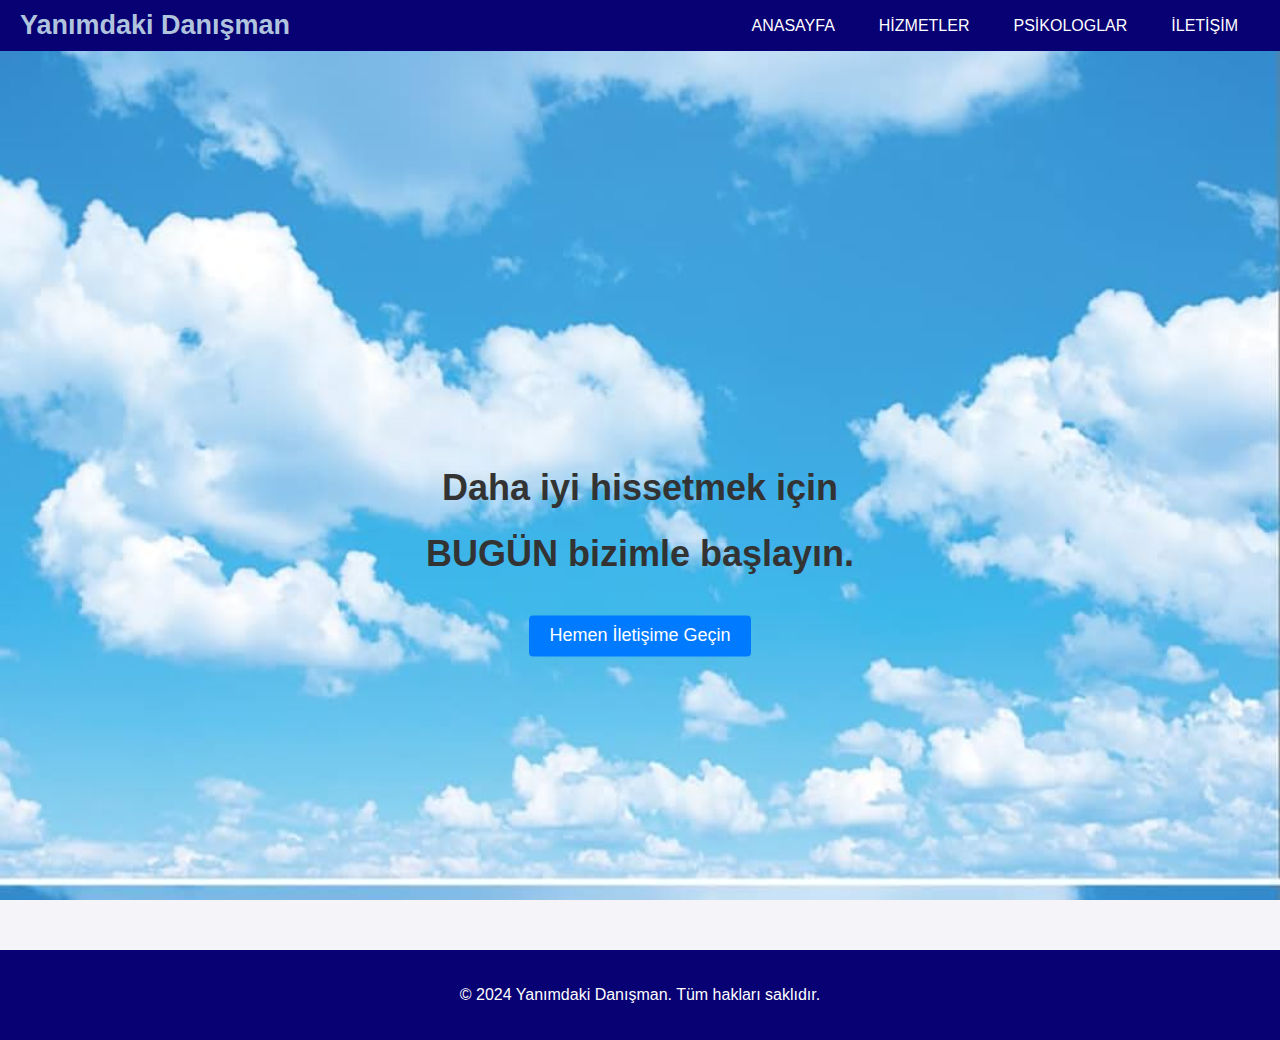
<file: Yeni klasör (3)/index.html>
<!DOCTYPE html>
<html lang="tr">

<head>
	<meta charset="utf-8">
	<meta name="viewport" content="width=device-width, initial-scale=1.0">
	<meta name="description"
		content="Psikolojik danışmanlık hizmetleri ile daha iyi bir yaşam için bizimle iletişime geçin.">
	<meta name="keywords" content="psikoloji, danışmanlık, psikolog, mental sağlık">
	<meta name="author" content="Yanımdaki Danışman">
	<title>Psikolojik Danışmanlık | Yanımdaki Danışman</title>
	<link rel="stylesheet" href="stl.css">
	<link rel="stylesheet" href="header.css">
	<style>


	</style>
</head>

<body>
	<div class="container">
		<div class="navbar">
			<div class="logo">
				<a href="#">Yanımdaki Danışman</a>
			</div>
			<ul>
				<li><a href="index.html">ANASAYFA</a></li>
				<li><a href="hizmetler.html">HİZMETLER</a></li>
				<li><a href="psikologlar.html">PSİKOLOGLAR</a></li>
				<li><a href="iletisim.html">İLETİŞİM</a></li>
			</ul>
		</div>
		<div class="center">
			<h1>Daha iyi hissetmek için</h1>
			<h1><strong>BUGÜN</strong> bizimle başlayın.</h1>
			<a href="iletisim.html" class="cta-button">Hemen İletişime Geçin</a>
		</div>
	</div>
	<footer>
		<p>&copy; 2024 Yanımdaki Danışman. Tüm hakları saklıdır.</p>
	</footer>
</body>

</html>
</file>
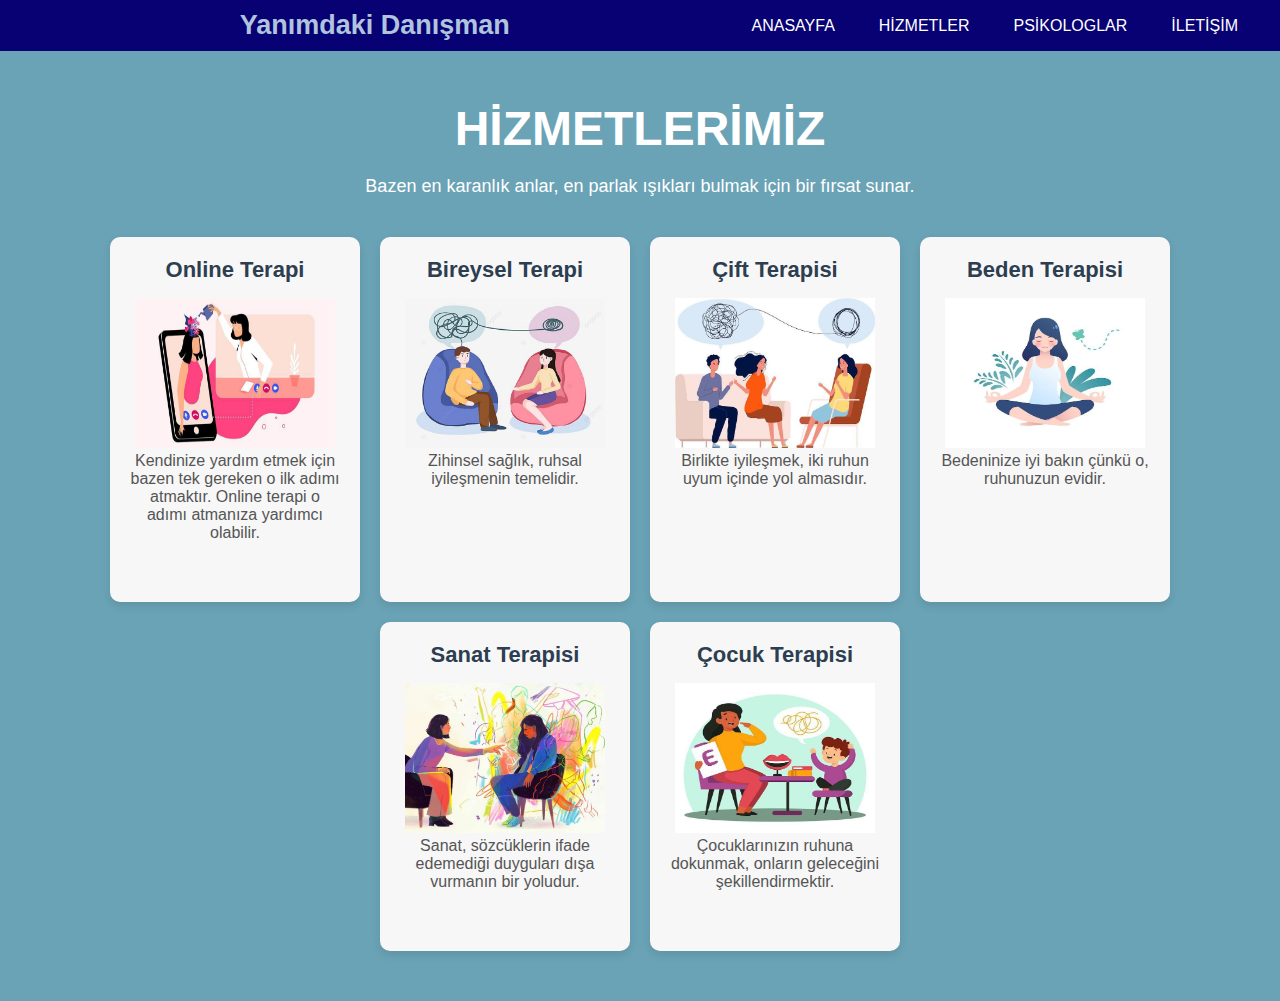
<file: Yeni klasör (3)/hizmetler.html>
<!doctype html>
<html>

<head>

  <meta charset="utf-8">
  <meta name="viewport" content="width=device-width, initial-scale=1.0">
  <title>Hizmetlerimiz</title>
  <link rel="stylesheet" href="stl1.css">
  <link rel="stylesheet" href="header.css">
</head>

<body>
  <div class="container">
    <div class="navbar">
      <br>
      <div class="logo">
        <a href="#">Yanımdaki Danışman</a>
      </div>
      <ul>
        <li><a href="index.html">ANASAYFA</a></li>
        <li><a href="hizmetler.html">HİZMETLER</a></li>
        <li><a href="psikologlar.html">PSİKOLOGLAR</a></li>
        <li><a href="iletisim.html">İLETİŞİM</a></li>
      </ul>
    </div>
  </div>

  <section class="services-section">
    <h1>HİZMETLERİMİZ</h1>
    <p>Bazen en karanlık anlar, en parlak ışıkları bulmak için bir fırsat sunar.</p>

    <div class="services-container">
      <div class="service-box">
        <h2>Online Terapi</h2>
        <img src="rsm9.jpg" width="200" height="150" alt="" />
        <p>Kendinize yardım etmek için bazen tek gereken o ilk adımı atmaktır. Online terapi o adımı atmanıza yardımcı
          olabilir.</p>
      </div>
      <div class="service-box">
        <h2>Bireysel Terapi</h2>
        <img src="rsm8.jpg" width="200" height="150" alt="" />
        <p>Zihinsel sağlık, ruhsal iyileşmenin temelidir.</p>
      </div>
      <div class="service-box">
        <h2>Çift Terapisi</h2>
        <img src="rsm6.jpg" width="200" height="150" alt="" />
        <p>Birlikte iyileşmek, iki ruhun uyum içinde yol almasıdır.</p>
      </div>
      <div class="service-box">
        <h2>Beden Terapisi</h2>
        <img src="rsm16.jpg" width="200" height="150" alt="" />
        <p>Bedeninize iyi bakın çünkü o, ruhunuzun evidir.</p>
      </div>
      <div class="service-box">
        <h2>Sanat Terapisi</h2>
        <img src="rsm4.jpg" width="200" height="150" alt="" />
        <p>Sanat, sözcüklerin ifade edemediği duyguları dışa vurmanın bir yoludur.</p>
      </div>
      <div class="service-box">
        <h2>Çocuk Terapisi</h2>
        <img src="rsm15.jpg" width="200" height="150" alt="" />
        <p>Çocuklarınızın ruhuna dokunmak, onların geleceğini şekillendirmektir.</p>
      </div>
    </div>
  </section>
</body>

</html>
</file>
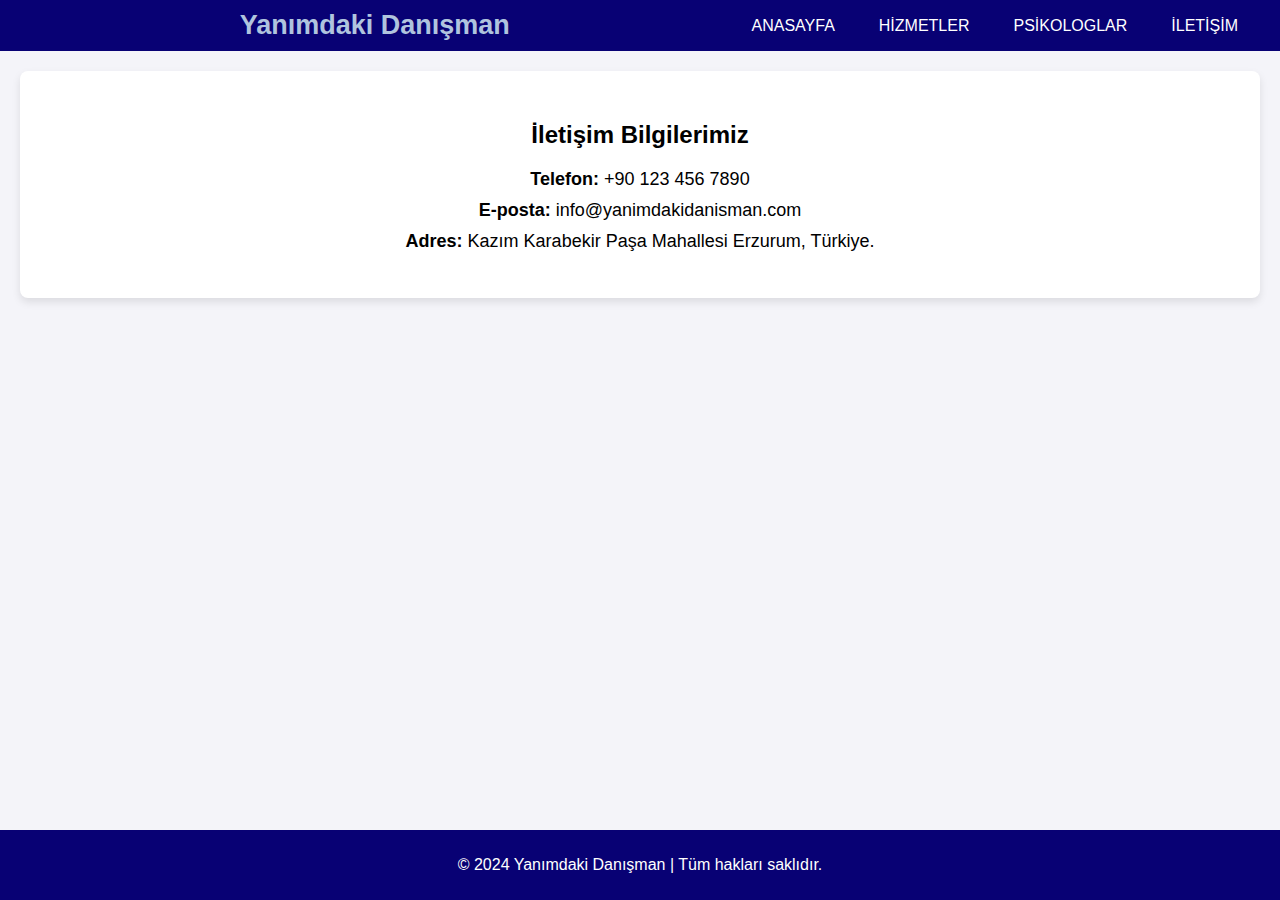
<file: Yeni klasör (3)/iletisim.html>
<!doctype html>
<html>

<head>
    <meta charset="utf-8">
    <title>Başlıksız Belge</title>
    <link rel="stylesheet" href="stl3.css">
    <link rel="stylesheet" href="header.css">
</head>

<body>
    <div class="container">
        <div class="navbar">
            <br>
            <div class="logo">
                <a href="#">Yanımdaki Danışman</a>
            </div>
            <ul>
                <li><a href="index.html">ANASAYFA</a></li>
                <li><a href="hizmetler.html">HİZMETLER</a></li>
                <li><a href="psikologlar.html">PSİKOLOGLAR</a></li>
                <li><a href="iletisim.html">İLETİŞİM</a></li>
            </ul>
        </div>
    </div>

    <section class="contact">
        <h2>İletişim Bilgilerimiz</h2>
        <center>
            <ul>
                <li><strong>Telefon:</strong> +90 123 456 7890</li>
                <li><strong>E-posta:</strong> info@yanimdakidanisman.com</li>
                <li><strong>Adres:</strong> Kazım Karabekir Paşa Mahallesi Erzurum, Türkiye.
        </center>
</body>

</ul>
</section>

<footer>
    <p>&copy; 2024 Yanımdaki Danışman | Tüm hakları saklıdır.</p>
</footer>
</body>

</html>
</file>
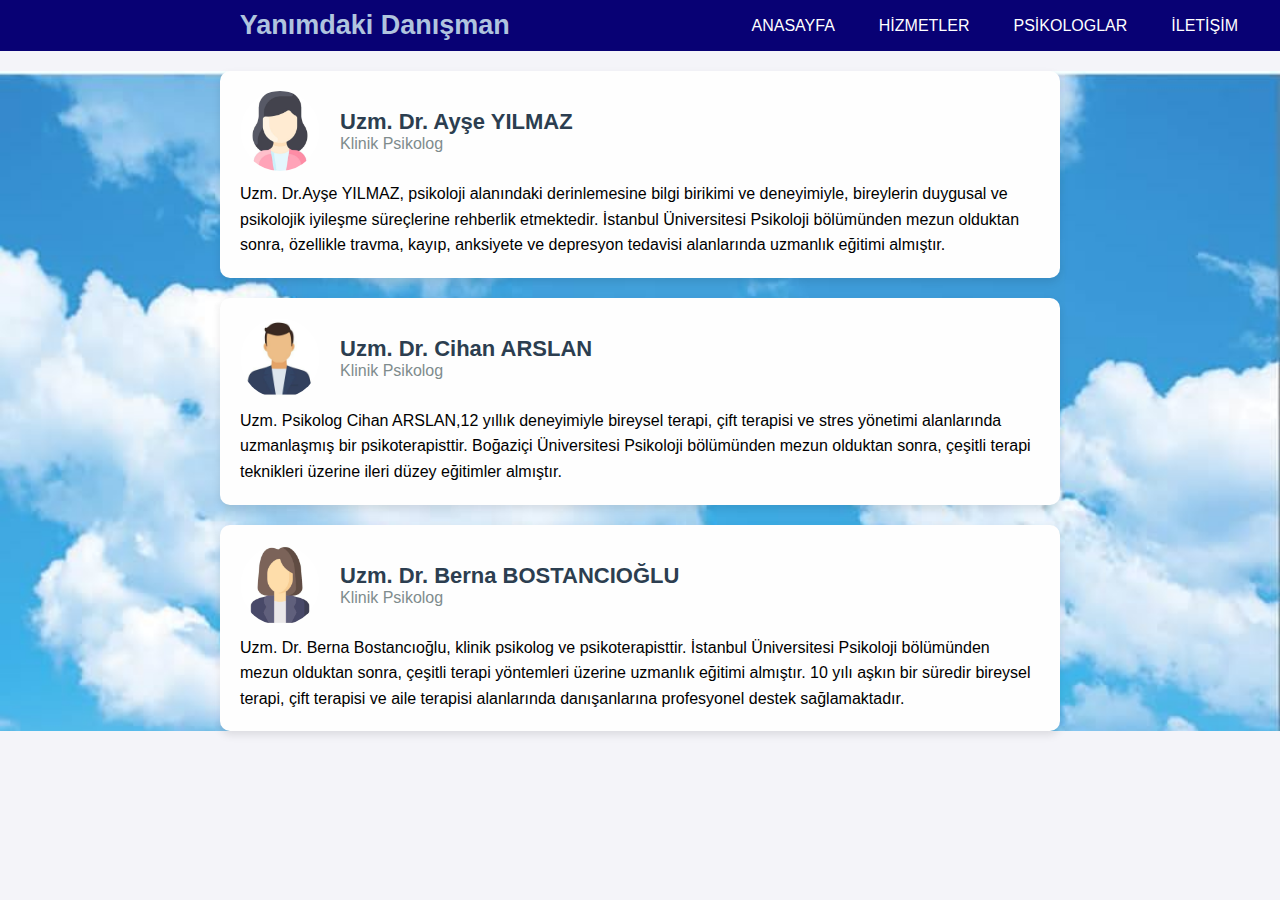
<file: Yeni klasör (3)/psikologlar.html>
<!doctype html>
<html>

<head>
    <meta charset="utf-8">
    <title>Başlıksız Belge</title>
    <link rel="stylesheet" href="stl2.css">
    <link rel="stylesheet" href="header.css">
</head>

<body>
    <div class="container">
        <div class="navbar">
            <br>
            <div class="logo">
                <a href="#">Yanımdaki Danışman</a>
            </div>
            <ul>
                <li><a href="index.html">ANASAYFA</a></li>
                <li><a href="hizmetler.html">HİZMETLER</a></li>
                <li><a href="psikologlar.html">PSİKOLOGLAR</a></li>
                <li><a href="iletisim.html">İLETİŞİM</a></li>
            </ul>
        </div>
    </div>

    <div class="container">
        <div class="psikolog-card">
            <div class="psikolog-header">
                <img src="rsm13.jpg" alt="Psikolog Fotoğrafı" width="80" height="80">
                <div>
                    <div class="psikolog-name">Uzm. Dr. Ayşe YILMAZ</div>
                    <div class="psikolog-title">Klinik Psikolog</div>
                </div>
            </div>
            <div class="psikolog-description">
                Uzm. Dr.Ayşe YILMAZ, psikoloji alanındaki derinlemesine bilgi birikimi ve deneyimiyle, bireylerin
                duygusal ve psikolojik iyileşme süreçlerine rehberlik etmektedir. İstanbul Üniversitesi Psikoloji
                bölümünden mezun olduktan sonra, özellikle travma, kayıp, anksiyete ve depresyon tedavisi alanlarında
                uzmanlık eğitimi almıştır.
            </div>
        </div>
        <div class="psikolog-card">
            <div class="psikolog-header">
                <img src="rsm12.jpg" alt="Psikolog Fotoğrafı" width="80" height="80">
                <div>
                    <div class="psikolog-name">Uzm. Dr. Cihan ARSLAN</div>
                    <div class="psikolog-title">Klinik Psikolog</div>
                </div>
            </div>
            <div class="psikolog-description">
                Uzm. Psikolog Cihan ARSLAN,12 yıllık deneyimiyle bireysel terapi, çift terapisi ve stres yönetimi
                alanlarında uzmanlaşmış bir psikoterapisttir. Boğaziçi Üniversitesi Psikoloji bölümünden mezun olduktan
                sonra, çeşitli terapi teknikleri üzerine ileri düzey eğitimler almıştır.</div>
        </div>
        <div class="psikolog-card">
            <div class="psikolog-header">
                <img src="rsm11.jpg" alt="Psikolog Fotoğrafı" width="80" height="80">
                <div>
                    <div class="psikolog-name">Uzm. Dr. Berna BOSTANCIOĞLU</div>
                    <div class="psikolog-title">Klinik Psikolog</div>
                </div>
            </div>
            <div class="psikolog-description">
                Uzm. Dr. Berna Bostancıoğlu, klinik psikolog ve psikoterapisttir. İstanbul Üniversitesi Psikoloji
                bölümünden mezun olduktan sonra, çeşitli terapi yöntemleri üzerine uzmanlık eğitimi almıştır. 10 yılı
                aşkın bir süredir bireysel terapi, çift terapisi ve aile terapisi alanlarında danışanlarına profesyonel
                destek sağlamaktadır.
            </div>
        </div>
    </div>
</body>

</html>
</file>
<file: Yeni klasör (3)/stl.css>
.navbar .logo a {
  color: #fff;
  text-decoration: none;
  font-size: 24px;
  font-weight: bold;
}
.navbar ul {
  list-style: none;
  padding: 0;
  margin: 0;
  display: flex;
}
.navbar ul li {
  margin: 0 10px;
}
.navbar ul li a {
  color: #fff;
  text-decoration: none;
  padding: 8px 12px;
  transition: background-color 0.3s;
}
.navbar ul li a:hover {
  background-color: #575757;
  border-radius: 4px;
}
.center {
  text-align: center;
  margin-top: 100px;
}
.center h1 {
  font-size: 36px;
  color: #333;
  margin-bottom: 20px;
}
.cta-button {
  display: inline-block;
  margin-top: 20px;
  padding: 10px 20px;
  background-color: #007bff;
  color: #fff;
  text-decoration: none;
  font-size: 18px;
  border-radius: 4px;
  transition: background-color 0.3s;
}
.cta-button:hover {
  background-color: #0056b3;
}
footer {
  background-color: #080174;
  color: #fff;
  text-align: center;
  padding: 20px 0;
  margin-top: 50px;
}

.container {
  background: url(rsm3.jpg);
  height: 100vh;
  background-size: 100%;
}
.center {
  text-align: center;
  position: absolute;
  top: 50%;
  left: 50%;
  transform: translate(-50%, -50%);
  user-select: none;
}
.center h1 {
  color: #080174;
  font-size: 60px;
  font-weight: bold;
  width: 800px;
}

body {
  font-family: Arial, sans-serif;
  margin: 0;
  padding: 0;
  background-color: #f4f4f9;
}
.container {
  width: 100%;
  max-width: 100%;
  margin: 0 auto;
}
.navbar {
  display: flex;
  justify-content: space-between;
  align-items: center;
  background-color: #333;
  padding: 10px 20px;
}

.center {
  text-align: center;
  margin-top: 100px;
}
.center h1 {
  font-size: 36px;
  color: #333;
  margin-bottom: 20px;
}
.cta-button {
  display: inline-block;
  margin-top: 20px;
  padding: 10px 20px;
  background-color: #007bff;
  color: #fff;
  text-decoration: none;
  font-size: 18px;
  border-radius: 4px;
  transition: background-color 0.3s;
}
.cta-button:hover {
  background-color: #0056b3;
}
footer {
  background-color: #080174;
  color: #fff;
  text-align: center;
  margin-top: 50px;
}
</file>
<file: Yeni klasör (3)/header.css>
.navbar .logo a {
  color: #fff;
  text-decoration: none;
  font-size: 24px;
  font-weight: bold;
}
.navbar ul {
  list-style: none;
  padding: 0;
  margin: 0;
  display: flex;
}
.navbar ul li {
  margin: 0 10px;
}
.navbar ul li a {
  color: #fff;
  text-decoration: none;
  padding: 8px 12px;
  transition: background-color 0.3s;
}
.navbar ul li a:hover {
  background-color: #575757;
  border-radius: 4px;
}

.container .navbar {
  background-color: #080174;
}

.navbar .logo {
  display: inline-block;
}

.navbar .logo a {
  text-decoration: none;
  font-size: 27px;
  font-family: sans-serif;
  color: lightsteelblue;
}
.navbar ul {
  float: right;
  margin-right: 20px;
}
.navbar ul {
  list-style: none;
  padding: 0;
  margin: 0;
  display: flex;
}
.navbar ul li {
  margin: 0 10px;
}
.navbar ul li a {
  color: #fff;
  text-decoration: none;

  transition: background-color 0.3s;
}
.navbar ul li a:hover {
  background-color: #575757;
  border-radius: 4px;
}
</file>
<file: Yeni klasör (3)/stl1.css>
@charset "utf-8";
/* CSS Document */
* {
  margin: 0;
  padding: 0;
  box-sizing: border-box;
}

body {
  font-family: Arial, sans-serif;
  margin: 0;
  padding: 0;
  background-color: #f4f4f9;
}
.container {
  width: 100%;
  max-width: 100%;
  margin: 0 auto;
}
.navbar {
  display: flex;
  justify-content: space-between;
  align-items: center;
  background-color: #333;
  padding: 10px 20px;
}
.services-section {
  padding: 50px 0;
  text-align: center;
  background-color: #6aa3b6;
}

.services-section h1 {
  font-size: 48px;
  color: white;
  margin-bottom: 20px;
  font-weight: bold;
}

.services-section p {
  font-size: 18px;
  color: #fff;
  margin-bottom: 40px;
}

.services-container {
  display: flex;
  flex-wrap: wrap;
  justify-content: center;
  gap: 20px;
}

.service-box {
  background-color: #f7f7f7;
  padding: 20px;
  width: 250px;
  border-radius: 10px;
  box-shadow: 0 4px 8px rgba(0, 0, 0, 0.1);
  transition: transform 0.3s;
}

.service-box:hover {
  transform: translateY(-10px);
}

.service-box h2 {
  font-size: 22px;
  margin-bottom: 15px;
  color: #2c3e50;
}

.service-box p {
  font-size: 16px;
  color: #555;
}

.center {
  text-align: center;
  position: absolute;
  top: 50%;
  left: 50%;
  transform: translate(-50%, -50%);
  user-select: none;
}
.center h1 {
  color: #080174;
  font-size: 60px;
  font-weight: bold;
  width: 800px;
}
</file>
<file: Yeni klasör (3)/stl3.css>
@charset "utf-8";
/* CSS Document */

body {
  font-family: Arial, sans-serif;
  margin: 0;
  padding: 0;
  background-color: #f4f4f9;
}
.container {
  width: 100%;
  max-width: 100%;
  margin: 0 auto;
}
.navbar {
  display: flex;
  justify-content: space-between;
  align-items: center;
  background-color: #333;
  padding: 10px 20px;
}
/* Header (Başlık) */
header {
  background-color: #080174;
  color: white;
  text-align: center;
  padding: 20px 0;
}

header h1 {
  margin: 0;
}

/* İletişim Bölümü */
.contact {
  background-color: #fff;
  padding: 30px;
  margin: 20px;
  border-radius: 8px;
  box-shadow: 0 4px 8px rgba(0, 0, 0, 0.1);
}

.contact h2 {
  color: black;
  text-align: center;
}

.contact ul {
  list-style-type: none;
  padding: 0;
}

.contact ul li {
  margin: 10px 0;
  font-size: 18px;
}

.contact ul li strong {
  color: black;
}

/* Footer (Altbilgi) */
footer {
  background-color: #080174;
  color: white;
  text-align: center;
  padding: 10px 0;
  position: fixed;
  width: 100%;
  bottom: 0;
}
</file>
<file: Yeni klasör (3)/stl2.css>
@charset "utf-8";
/* CSS Document */
.container {
  background: url(rsm3.jpg);
  height: 100%;
  background-size: 100%;
}

body {
  font-family: Arial, sans-serif;
  margin: 0;
  padding: 0;
  background-color: #f4f4f9;
}
.container {
  width: 100%;
  max-width: 100%;
  margin: 0 auto;
}
.navbar {
  display: flex;
  justify-content: space-between;
  align-items: center;
  background-color: #333;
  padding: 10px 20px;
}
/* Başlık Stili */
h1 {
  background-color: #2c3e50;
  color: #fff;
  text-align: center;
  padding: 20px 0;
  margin: 0;
  font-size: 24px;
}

/* Psikologlar Bölümü */
.psikolog-card {
  background-color: #fefefe;
  margin: 20px auto;
  padding: 20px;
  border-radius: 10px;
  box-shadow: 0 4px 8px rgba(0, 0, 0, 0.1);
  max-width: 800px;
  transition: transform 0.3s;
}

.psikolog-card:hover {
  transform: scale(1.02);
}

.psikolog-header {
  display: flex;
  align-items: center;
}

.psikolog-header img {
  border-radius: 50%;
  margin-right: 20px;
}

.psikolog-name {
  font-size: 22px;
  font-weight: bold;
  color: #2c3e50;
}

.psikolog-title {
  font-size: 16px;
  color: #7f8c8d;
}

.psikolog-description {
  margin-top: 10px;
  line-height: 1.6;
}

/* Responsive Tasarım */
@media (max-width: 768px) {
  .psikolog-card {
    margin: 10px;
    padding: 15px;
  }

  .psikolog-header {
    flex-direction: column;
    text-align: center;
  }

  .psikolog-header img {
    margin-bottom: 15px;
  }
}
</file>
